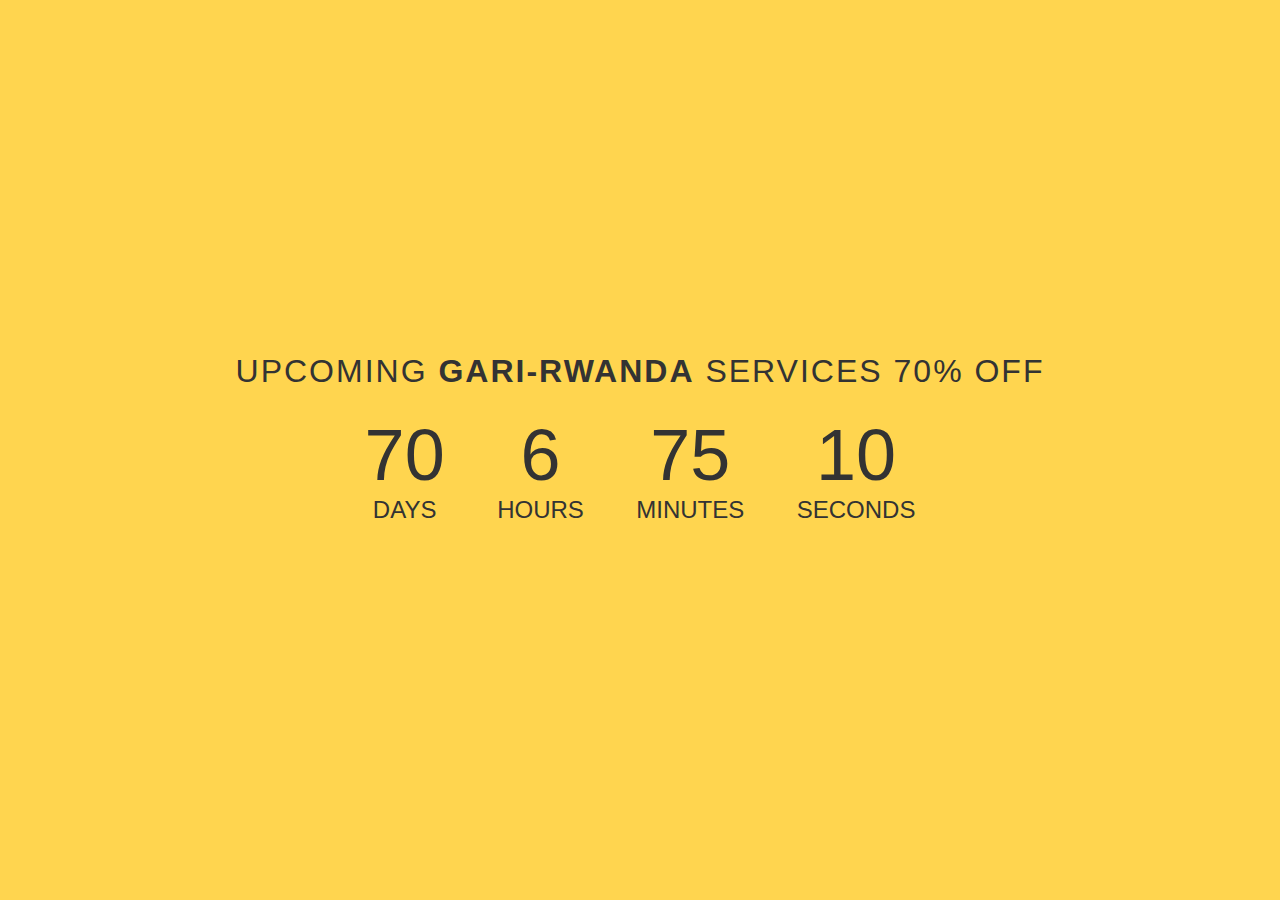
<file: Counter.html>
<!DOCTYPE html>
<html lang="en">
<head>
    <meta charset="UTF-8">
    <meta name="viewport" content="width=device-width, initial-scale=1.0">
    <link rel="stylesheet" href="Counter.css">
    <title>NEUROK250</title>
</head>
<body>
    <div class="container">
        <h1 id="headline">UPCOMING <b>GARI-RWANDA</b> SERVICES 70% OFF</h1>
        <div id="countdown">
          <ul>
            <li><span id="days"></span>days</li>
            <li><span id="hours"></span>Hours</li>
            <li><span id="minutes"></span>Minutes</li>
            <li><span id="seconds"></span>Seconds</li>
          </ul>
        </div>
        <div id="content" class="emoji">
          <span>🥳</span>
          <span>🎉</span>
          <span>🎂</span>
        </div>
      </div>
      <script src="Counter.js"></script>
</body>
</html>
</file>
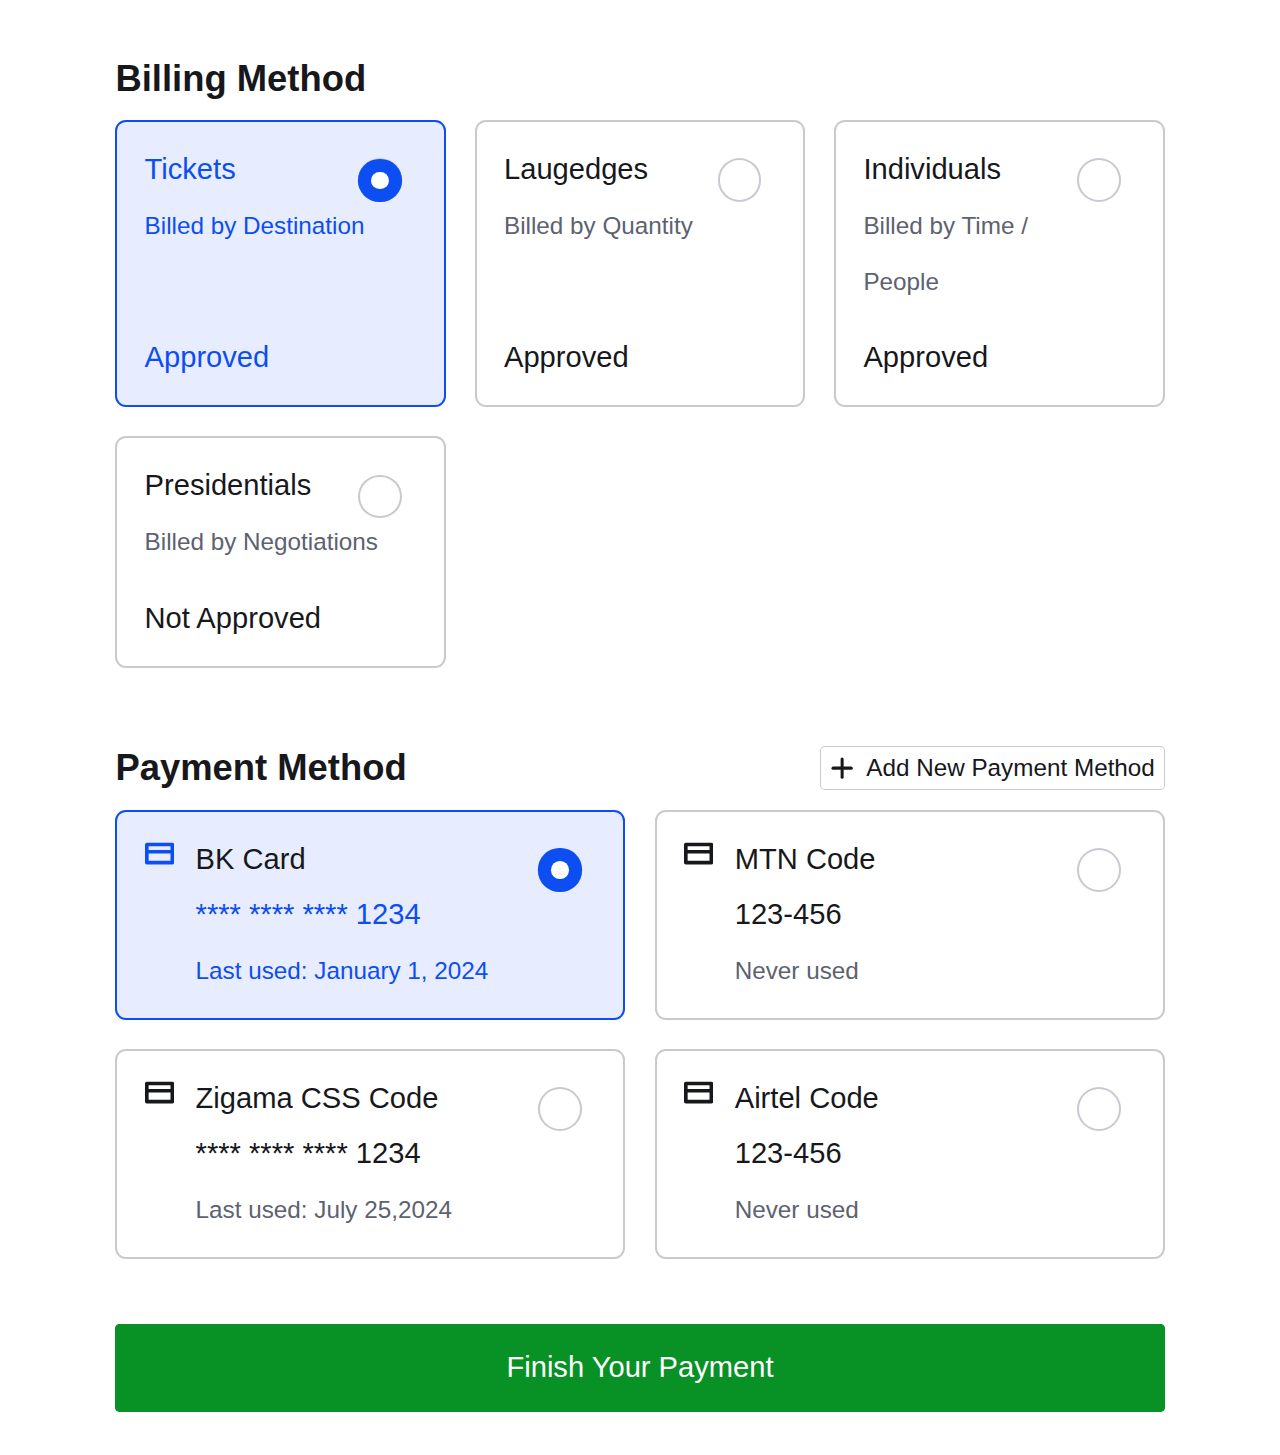
<file: Payment.html>
<!DOCTYPE html>
<html>
<head>
<title>Page Title</title>
<link href='Payment.css' rel='stylesheet'>
</head>
<body>
<svg display="none">
	<symbol id="card" viewBox="0 0 16 16">
		<g fill="none" stroke="currentcolor" stroke-width="2" stroke-linejoin="round">
			<line x1="1" y1="7" x2="15" y2="7" />
			<polygon points="1 3,15 3,15 13,1 13" />
		</g>
	</symbol>
	<symbol id="plus" viewBox="0 0 16 16">
		<g stroke="currentcolor" stroke-width="2" stroke-linecap="round">
			<line x1="8" y1="2" x2="8" y2="14" />
			<line x1="2" y1="8" x2="14" y2="8" />
		</g>
	</symbol>
</svg>
<form onsubmit="return false">
	<div class="grid-header">
		<h3>Billing Method</h3>
	</div>
	<div class="grid grid-3">
		<label class="item-label">
			<input class="item-input" type="radio" name="delivery" value="standard" aria-labelledby="delivery-0-name" aria-describedby="delivery-0-shipping delivery-0-price" checked>
			<span class="item-info">
				<span id="delivery-0-name" class="item-name">Tickets</span>
				<br>
				<small id="delivery-0-shipping" class="item-shipping">Billed by Destination</small>
			</span>
			<strong id="delivery-0-price" class="item-price">Approved</strong>
		</label>
		<label class="item-label">
			<input class="item-input" type="radio" name="delivery" value="fast" aria-labelledby="delivery-1-name" aria-describedby="delivery-1-shipping delivery-1-price">
			<span class="item-info">
				<span id="delivery-1-name" class="item-name">Laugedges</span>
				<br>
				<small id="delivery-1-shipping" class="item-shipping">Billed by Quantity</small>
			</span>
			<strong id="delivery-1-price" class="item-price">Approved</strong>
		</label>
		<label class="item-label">
			<input class="item-input" type="radio" name="delivery" value="express" aria-labelledby="delivery-2-name" aria-describedby="delivery-2-shipping delivery-2-price">
			<span class="item-info">
				<span id="delivery-2-name" class="item-name">Individuals</span>
				<br>
				<small id="delivery-2-shipping" class="item-shipping">Billed by Time / People</small>
			</span>
			<strong id="delivery-2-price" class="item-price">Approved</strong>
		</label>
		<label class="item-label">
			<input class="item-input" type="radio" name="delivery" value="express" aria-labelledby="delivery-2-name" aria-describedby="delivery-2-shipping delivery-2-price">
			<span class="item-info">
				<span id="delivery-2-name" class="item-name">Presidentials</span>
				<br>
				<small id="delivery-2-shipping" class="item-shipping">Billed by Negotiations</small>
			</span>
			<strong id="delivery-2-price" class="item-price">Not Approved</strong>
		</label>
	</div>
	<div class="grid-header">
		<h3>Payment Method</h3>
		<button class="btn" type="button">
			<svg class="icon" width="16px" height="16px" aria-hidden="true">
				<use href="#plus" />
			</svg>
			Add New Payment Method
		</button>
	</div>
	<div class="grid grid-2">
		<label class="item-label">
			<input class="item-input" type="radio" name="payment" value="1234" aria-label="Card ending with 1234" aria-describedby="payment-0-desc" checked>
			<svg class="icon" width="16px" height="16px" aria-hidden="true">
				<use href="#card" />
			</svg>
			<span class="item-info">
				<p>BK Card</p>
				<span class="item-name">**** **** **** 1234</span>
				<br>
				<small id="payment-0-desc" class="item-shipping">Last used: <time datetime="2024-01-01">January 1, 2024</time></small>
			</span>
		</label>
		<label class="item-label">
			<input class="item-input" type="radio" name="payment" value="4567" aria-label="Card ending with 5678" aria-describedby="payment-1-desc">
			<svg class="icon" width="16px" height="16px" aria-hidden="true">
				<use href="#card" />
			</svg>
			<span class="item-info">
				<p>MTN Code</p>
				<span class="item-name">123-456</span>
				<br>
				<small id="payment-1-desc" class="item-shipping">Never used</small>
			</span>
		</label>
		<label class="item-label">
			<input class="item-input" type="radio" name="payment" value="4567" aria-label="Card ending with 5678" aria-describedby="payment-1-desc">
			<svg class="icon" width="16px" height="16px" aria-hidden="true">
				<use href="#card" />
			</svg>
			<span class="item-info">
				<p>Zigama CSS Code</p>
				<span class="item-name">**** **** **** 1234</span>
				<br>
				<small id="payment-1-desc" class="item-shipping">Last used: July 25,2024</small>
			</span>
		</label>
		<label class="item-label">
			<input class="item-input" type="radio" name="payment" value="4567" aria-label="Card ending with 5678" aria-describedby="payment-1-desc">
			<svg class="icon" width="16px" height="16px" aria-hidden="true">
				<use href="#card" />
			</svg>
			<span class="item-info">
				<p>Airtel Code</p>
				<span class="item-name">123-456</span>
				<br>
				<small id="payment-1-desc" class="item-shipping">Never used</small>
			</span>
		</label>
	</div>
	<button class="btn btn-lg btn-success" type="submit" onclick="navigate()">Finish Your Payment</button>
</form>
<script src="Payment.js"></script>
</body>
</html>
</file>
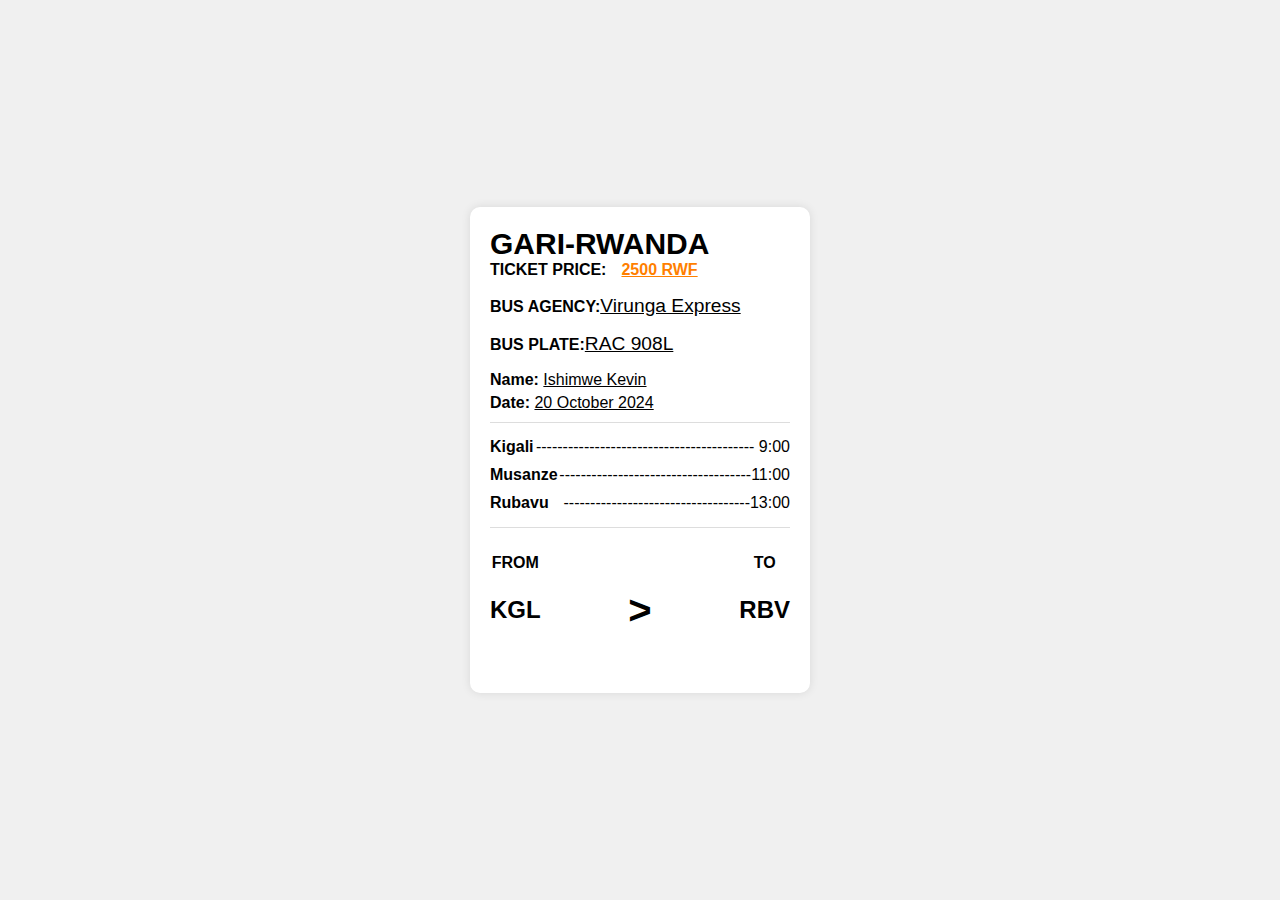
<file: Ticket Recipt.html>
<!DOCTYPE html>
<html lang="en">
<head>
    <meta charset="UTF-8">
    <meta name="viewport" content="width=device-width, initial-scale=1.0">
    <title>Train Ticket</title>
    <link rel="stylesheet" href="Ticket Recipt.css">
</head>
<body>
    <div class="ticket">
        <div class="header">
            
            
        </div>
        <h1>GARI-RWANDA</h1>
        <b>TICKET PRICE:</b><span class="price" id="#">2500 RWF</span>
        <p><b>BUS AGENCY:</b><big id="#"><u>Virunga Express</u></big></p>
        <p><b>BUS PLATE:</b><big id="#"><u>RAC 908L</u></big></p>
        <div class="details">
            <p><strong>Name:</strong id="#"> <u>Ishimwe Kevin</u></p>
            <p><strong>Date:</strong id="#"> <u>20 October 2024</u></p>
        </div>
        <div class="journey">
            <div class="segment">
                <p><strong id="#">Kigali</strong></p>
                <p>----------------------------------------- 9:00</p>
            </div>
            <div class="segment" id="#">
                <p><strong>Musanze</strong></p>
                <p>------------------------------------11:00</p>
            </div>
            <div class="segment" id="#">
                <p><strong>Rubavu</strong></p>
                <p>-----------------------------------13:00</p>
            </div>
        </div>
        <!-- This can be used Load Page-->
        <div class="route">
            <div class="from">
                <p><strong>FROM</strong></p>
                <p class="code" id="#">KGL</p>
            </div>
          <b><h3>></h3></b>
            <div class="to">
                <p><strong>TO</strong></p>
                <p class="code" id="#">RBV</p>
            </div>
        </div>
    </div>
</body>
</html>
</file>
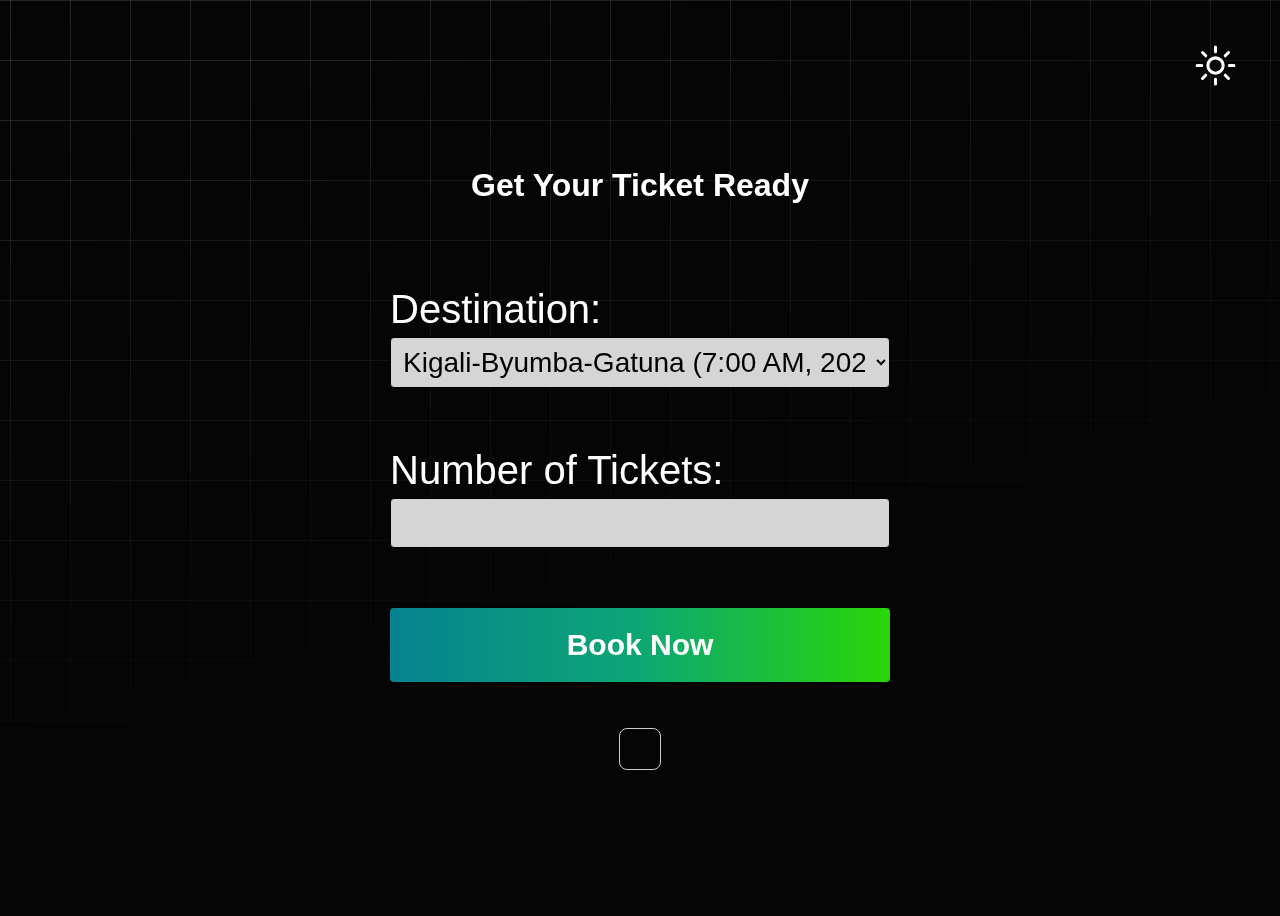
<file: Ticket.html>
<!DOCTYPE html>
<html>
<head>
  <title>Travel Ticket Booking</title>
  <link rel="stylesheet" href="Ticket.css"> 
</head>
<body>
  <h1><b>Get Your Ticket Ready</b></h1>
  <div id="movie-list">
    <!-- Movie listings will be dynamically added here -->
  </div>

  <div id="booking-form">
    <label for="movie-select">Destination:</label>
    <select id="movie-select">
      <!-- Movie options will be added here -->
    </select><br>
    
    <label for="tickets">Number of Tickets:</label>
    <input type="number" id="tickets" min="1"><br>

    <button id="book-button"><b>Book Now</b></button>
  </div>

  <div id="booking-confirmation">
    <!-- Booking confirmation will be displayed here -->
  </div>

  <button aria-pressed="false">
    <svg xmlns="http://www.w3.org/2000/svg" fill="none" viewBox="0 0 24 24" stroke-width="1.5" stroke="currentColor" class="w-6 h-6">
      <path stroke-linecap="round" stroke-linejoin="round" d="M12 3v2.25m6.364.386-1.591 1.591M21 12h-2.25m-.386 6.364-1.591-1.591M12 18.75V21m-4.773-4.227-1.591 1.591M5.25 12H3m4.227-4.773L5.636 5.636M15.75 12a3.75 3.75 0 1 1-7.5 0 3.75 3.75 0 0 1 7.5 0Z" />
      <path stroke-linecap="round" stroke-linejoin="round" d="M21.752 15.002A9.72 9.72 0 0 1 18 15.75c-5.385 0-9.75-4.365-9.75-9.75 0-1.33.266-2.597.748-3.752A9.753 9.753 0 0 0 3 11.25C3 16.635 7.365 21 12.75 21a9.753 9.753 0 0 0 9.002-5.998Z" />
    </svg>
  </button>
  <script src="Ticket.js"></script> 
</body>
</html>
</file>
<file: Counter.css>
/* general styling */
:root {
    --smaller: .75;
  }
  
  * {
    box-sizing: border-box;
    margin: 0;
    padding: 0;
  }
  
  html, body {
    height: 100%;
    margin: 0;
  }
  
  body {
    align-items: center;
    background-color: #ffd54f;
    display: flex;
    font-family: -apple-system, 
      BlinkMacSystemFont, 
      "Segoe UI", 
      Roboto, 
      Oxygen-Sans, 
      Ubuntu, 
      Cantarell, 
      "Helvetica Neue", 
      sans-serif;
  }
  
  .container {
    color: #333;
    margin: 0 auto;
    text-align: center;
  }
  
  h1 {
    font-weight: normal;
    letter-spacing: .125rem;
    text-transform: uppercase;
  }
  
  li {
    display: inline-block;
    font-size: 1.5em;
    list-style-type: none;
    padding: 1em;
    text-transform: uppercase;
  }
  
  li span {
    display: block;
    font-size: 4.5rem;
  }
  
  .emoji {
    display: none;
    padding: 1rem;
  }
  
  .emoji span {
    font-size: 4rem;
    padding: 0 .5rem;
  }
  
  @media all and (max-width: 768px) {
    h1 {
      font-size: calc(1.5rem * var(--smaller));
    }
    
    li {
      font-size: calc(1.125rem * var(--smaller));
    }
    
    li span {
      font-size: calc(3.375rem * var(--smaller));
    }
  }
</file>
<file: Payment.css>
* {
	border: 0;
	box-sizing: border-box;
	margin: 0;
	padding: 0;
}
:root {
	--hue: 223;
	--bg: hsl(0,0%,100%);
	--fg: hsl(var(--hue),10%,10%);
	--trans-dur: 0.3s;
	--trans-timing1: cubic-bezier(0.37,0,0.63,1);
	--trans-timing2: cubic-bezier(0.34,1.56,0.64,1);
	font-size: calc(16px + (24 - 16) * (100vw - 320px) / (2560 - 320));
}
body,
button,
input {
	color: var(--fg);
	font: 1.5em/1.9 Nunito, sans-serif;
	transition:
		background-color var(--trans-dur) var(--trans-timing1),
		box-shadow var(--trans-dur) var(--trans-timing1),
		color var(--trans-dur) var(--trans-timing1);
}
body {
	background-color: var(--bg);
	display: flex;
	height: 100vh;
}
h3 {
	font-size: 1.25em;
	font-weight: 600;
}
form {
	margin: auto;
	padding: 1.5em 0;
	width: calc(100% - 3em);
	max-width: 36em;
}
.btn {
	background-color: transparent;
	border-radius: 0.25rem;
	box-shadow: 0 0 0 1px hsl(var(--hue),10%,80%) inset;
	cursor: pointer;
	display: flex;
	justify-content: center;
	align-items: center;
	font-size: 0.833em;
	line-height: 1.8;
	margin-inline-start: auto;
	padding: 0 0.5rem;
}
.btn:hover {
	background-color: hsl(var(--hue),10%,95%);
}
.btn-success {
	background-color: hsl(133,90%,30%);
	box-shadow: 0 0 0 1px hsl(133,90%,30%) inset;
	color: var(--bg);
}
.btn-success:hover {
	background-color: hsl(133,90%,20%);
	box-shadow: 0 0 0 1px hsl(133,90%,20%) inset;
}
.btn-lg {
	font-size: 1em;
	line-height: 1.5;
	padding: 0.75em 1.5em;
	width: 100%;
}
.grid {
	display: grid;
	grid-gap: 1em;
	margin-bottom: 2.25em;
}
.grid-header {
	display: flex;
	justify-content: space-between;
	align-items: center;
	flex-wrap: wrap;
	margin-bottom: 0.25em;
}
.icon {
	flex-shrink: 0;
	width: 1em;
	height: 1em;
}
.btn .icon {
	margin-inline-end: 0.5em;
}
.item-input,
.item-label {
	box-shadow: 0 0 0 2px hsl(var(--hue),10%,80%) inset;
	cursor: pointer;
	-webkit-tap-highlight-color: transparent;
}
.item-input {
	border-radius: 50%;
	position: absolute;
	top: 0.875em;
	right: 1em;
	width: 1em;
	height: 1em;
	-webkit-appearance: none;
	appearance: none;
}
[dir="rtl"] .item-input {
	right: auto;
	left: 1em;
}
.item-input:before {
	background-color: hsl(0,0%,100%);
	border-radius: inherit;
	box-shadow: 0 0 0 0.3em hsl(var(--hue),90%,50%);
	content: "";
	display: block;
	position: absolute;
	top: 0.3em;
	left: 0.3em;
	width: 0.4em;
	height: 0.4em;
	transition: transform var(--trans-dur) var(--trans-timing1);
	transform: scale(0);
}
.item-label {
	border-radius: 0.375em;
	display: flex;
	flex-direction: column;
	justify-content: space-between;
	padding: 0.75em 1em;
	padding-inline-end: 2em;
	position: relative;
	transition:
		background-color var(--trans-dur) var(--trans-timing1),
		box-shadow var(--trans-dur) var(--trans-timing1);
}
.item-label:hover {
	background-color: hsl(var(--hue),10%,95%);
}
.item-label .icon {
	color: var(--fg);
	position: absolute;
	top: 0.75em;
	left: 1em;
	margin: 0.25em 0;
}
.item-label:has(.icon) {
	padding-inline-start: 2.75em;
}
[dir="rtl"] .item-label .icon {
	right: 1em;
	left: auto;
}
.item-name,
.item-price,
.item-shipping,
.item-label .icon {
	transition: color var(--trans-dur) var(--trans-timing1);
}
.item-name,
.item-price {
	color: var(--fg);
}
.item-name {
	margin-inline-end: 0.5em;
}
.item-price {
	display: inline-block;
	font-weight: 500;
	margin-top: 0.75em;
}
.item-shipping {
	color: hsl(var(--hue),10%,40%);
	font-size: 0.833em;
	line-height: 1.8;
}
/* `:checked` state */
.item-input:checked:before {
	transform: scale(1);
	transition-timing-function: var(--trans-timing2);
}
.item-input:checked ~ .icon,
.item-input:checked ~ .item-info .item-name,
.item-input:checked ~ .item-info .item-shipping,
.item-input:checked ~ .item-price {
	color: hsl(var(--hue),90%,50%);
}
.item-label:has(.item-input:checked) {
	background-color: hsl(var(--hue),90%,95%);
	box-shadow: 0 0 0 2px hsl(var(--hue),90%,50%) inset;
}

/* Dark theme */
@media (prefers-color-scheme: dark) {
	:root {
		--bg: hsl(var(--hue),10%,10%);
		--fg: hsl(var(--hue),10%,90%);
	}
	.btn {
		box-shadow: 0 0 0 1px hsl(var(--hue),10%,30%) inset;
	}
	.btn:hover {
		background-color: hsl(var(--hue),10%,20%);
		box-shadow: 0 0 0 1px hsl(var(--hue),10%,40%) inset;
	}
	.btn-success {
		background-color: hsl(133,90%,40%);
		box-shadow: 0 0 0 1px hsl(133,90%,40%) inset;
		color: var(--bg);
		font-size: 2rem;
		font-weight: bolder;
	}
	.btn-success:hover {
		background-color: hsl(133,90%,30%);
		box-shadow: 0 0 0 1px hsl(133,90%,30%) inset;
	}
	.item-input,
	.item-label {
		box-shadow: 0 0 0 2px hsl(var(--hue),10%,30%) inset;
	}
	.item-label:hover {
		background-color: hsl(var(--hue),10%,20%);
		box-shadow: 0 0 0 2px hsl(var(--hue),10%,40%) inset;
	}
	.item-shipping {
		color: hsl(var(--hue),10%,60%);
	}
	/* `:checked` state */
	.item-input:checked ~ .icon,
	.item-input:checked ~ .item-info .item-name,
	.item-input:checked ~ .item-info .item-shipping,
	.item-input:checked ~ .item-price {
		color: hsl(var(--hue),90%,70%);
	}
	.item-label:has(.item-input:checked) {
		background-color: hsl(var(--hue),90%,15%);
	}
}

/* Tablet, Desktop */
@media (min-width: 768px) {
	.grid-2 {
		grid-template-columns: repeat(2,1fr);
	}
	.grid-3 {
		grid-template-columns: repeat(3,1fr);
	}
}
</file>
<file: Ticket Recipt.css>
body {
    font-family: Arial, sans-serif;
    display: flex;
    justify-content: center;
    align-items: center;
    height: 100vh;
    background-color: #f0f0f0;
    margin: 0;
}

.ticket {
    background-color: white;
    padding: 20px;
    border-radius: 10px;
    box-shadow: 0 0 10px rgba(0, 0, 0, 0.1);
    width: 300px;
}

.header {
    display: flex;
    justify-content: space-between;
    align-items: center;
}

.header img {
    height: 40px;
}

 .price {
    font-weight: bold;
    color: #ff7f00;
    margin-left: 5%;
    text-decoration: underline;
}

h1 {
    font-size: 30px;
    margin: 0px 0;
}

.details,
.journey {
    margin: 10px 0;
}

.details p,
.journey .segment p {
    margin: 5px 0;
}

.journey {
    border-top: 1px solid #ddd;
    border-bottom: 1px solid #ddd;
    padding: 10px 0;
}

.journey .segment {
    display: flex;
    justify-content: space-between;
}

.route {
    display: flex;
    justify-content: space-between;
    margin-top: 10px;
}

.route .from,
.route .to {
    text-align: center;
}

.route .code {
    font-size: 24px;
    font-weight: bold;
}

b h3 {
    margin-top: 50px;
    font-size: 40px;
}
</file>
<file: Ticket.css>
h2 {
  text-align: center;
  margin-bottom: 20px;
}

#movie-list {
  margin-bottom: 30px;
}

#booking-form {
  display: flex;
  flex-direction: column;
  width: 100%;
  max-width:500px;
  margin: 0 auto;
  font-size: 40px;
}

label {
  margin-bottom: 5px;
}

input, select {
  padding: 8px;
  margin-bottom: 15px;
  border: 1px solid #000000;
  border-radius: 4px;
  font-size: 28px;
  background-color: rgba(255, 255, 255, 0.836);
  color: black;
}

#book-button {
  padding: 20px 20px;
  background: linear-gradient(to left, rgba(45, 236, 7, 0.911), rgba(14, 184, 127, 0.911) 50%, rgb(6, 130, 146));
  color: white;
  border: none;
  border-radius: 4px;
  cursor: pointer;
  font-size: 30px;
}

#book-button:hover {
  background: linear-gradient(to left, rgba(45, 236, 7, 0.705), rgba(14, 184, 127, 0.74) 50%, rgba(6, 130, 146, 0.74));
}

#booking-confirmation {
  margin-top: 30px;
  border: 1px solid #ccc;
  padding: 20px;
  border-radius: 8px;
  text-align: center;
  font-size: 40px;
}

#booking-confirmation p {
  margin-bottom: 10px;
}

@media screen and (max-width: 768px) {
  #booking-form {
    width: 100%;
    padding: 10px;
  }

  input, select {
    width: 100%;
  }

  #book-button {
    width: 100%;
  }
}

@media screen and (max-width: 480px) {
  body {
    padding: 10px;
  }

  h1, h2 {
    font-size: 1.5em;
  }

  input, select {
    font-size: 14px;
    padding: 6px;
  }

  #book-button {
    padding: 8px 16px;
    font-size: 14px;
  }
}


*,
*:after,
*:before {
	box-sizing: border-box;
}

[data-theme=light] {
	--line: hsl(0 0% 10% / 0.15);
	color-scheme: light only;
	background: hsl(0 0% 98%);
}
[data-theme=dark] {
	--line: hsl(0 0% 90% / 0.15);
	color-scheme: dark only;
	background: hsl(0 0% 2%);
}

body {
	display: grid;
	place-items: center;
	align-content: center;
	gap: 1rem;
	min-height: 100vh;
	font-family:  "SF Pro Text", "SF Pro Icons", "AOS Icons", "Helvetica Neue", Helvetica, Arial, sans-serif, system-ui;
}

body::before {
  --size: 60px;
  content: '';
  height: 100vh;
  width: 100vw;
  position: fixed;
  background: linear-gradient(
        90deg,
        var(--line) 1px,
        transparent 1px var(--size)
      )
      50% 50% / var(--size) var(--size),
    linear-gradient(var(--line) 1px, transparent 1px var(--size)) 50% 50% /
      var(--size) var(--size);
  mask: linear-gradient(-15deg, transparent 30%, white);
  top: 0;
  transform-style: flat;
  pointer-events: none;
  z-index: -1;
}

aside {
	padding: 0.5rem 0.75rem;
	border-width: 1px;
	border-style: solid;
	border-radius: 6px;
	display: flex;
	gap: 0.5rem;
	align-items: center;
	font-weight: 300;
	line-height: 1.5;
	white-space: nowrap;
	transition: all 0.2s;
}

@supports(color: color-mix(in oklch, red 0%, white)) {
	[data-theme="dark"] aside {
		border-color: color-mix(in oklch, var(--color) 5%, oklch(100% 0 0 / 15%));
		background: color-mix(in oklch, var(--color) 50%, oklch(0% 0 0 / 50%));
	  color: color-mix(in oklch, var(--color) 50%, oklch(100% 0 0));
	}
	[data-theme="light"] aside {
		border-color: color-mix(in oklch, var(--color) 50%, oklch(100% 0 0 / 15%));
		background: color-mix(in oklch, var(--color) 25%, oklch(100% 0 0 / 50%));
	  color: color-mix(in oklch, var(--color) 100%, oklch(100% 0 0));
	}
	aside::selection {
		background: color-mix(in oklch, var(--color) 90%, oklch(100% 0 0));
		color: color-mix(in oklch, var(--color) 10%, oklch(100% 0 0));
	}
}



/* Sun and Moon Sizing*/

[aria-pressed] {
	position: fixed;
	top: 1rem;
	right: 1rem;
	width: 98px;
	aspect-ratio: 1;
	display: grid;
	place-items: center;
	padding: 0;
	border: 0;
	background: transparent;
	cursor: pointer;
	border-radius: 6px;
}


[aria-pressed] svg {
	width: 50%;
}

[aria-pressed=true] path:first-of-type,
[aria-pressed=false] path:last-of-type {
	display: none;
}
[aria-pressed=false] path:first-of-type,
[aria-pressed=true] path:last-of-type {
	display: block;
}



::view-transition-old(root) {
	z-index: -1;
	animation: none;
}
::view-transition-new(root) {
	z-index: 2;
	animation: unclip 1s both;
}

@keyframes unclip {
	0% {
		clip-path: inset(0 0 100% 100%);
	}
	100% {
		clip-path: inset(0 0 0 0);
	}
}
</file>
